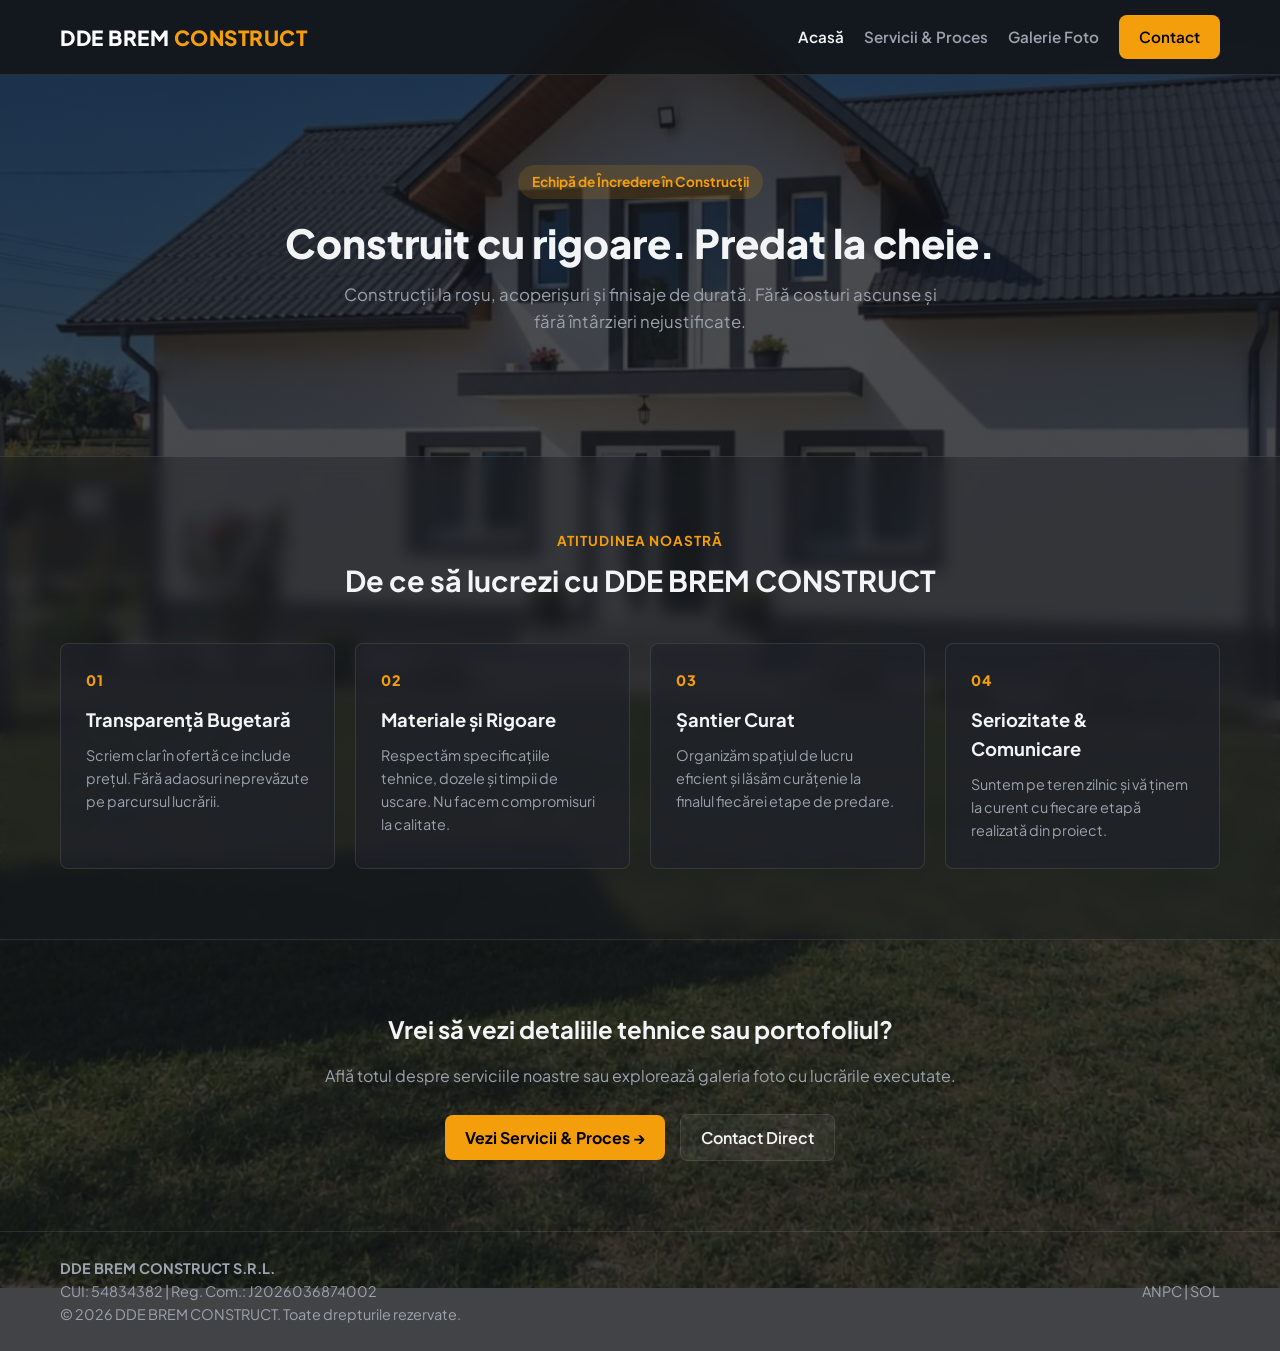
<file: index.html>
<!DOCTYPE html>
<html lang="ro">
<head>
  <meta charset="UTF-8">
  <link rel="icon" type="image/png" href="imagini/favicon.png">
  <meta name="viewport" content="width=device-width, initial-scale=1.0">
  <title>DDE BREM CONSTRUCT | Pagina Principală</title>
  <link rel="stylesheet" href="style.css">
  <link rel="preconnect" href="https://fonts.googleapis.com">
  <link href="https://fonts.googleapis.com/css2?family=Plus+Jakarta+Sans:wght@400;600;700;800&display=swap" rel="stylesheet">
</head>
  <!-- Google tag (gtag.js) -->
<script async src="https://www.googletagmanager.com/gtag/js?id=G-HWLS26YT1C"></script>
<script>
  window.dataLayer = window.dataLayer || [];
  function gtag(){dataLayer.push(arguments);}
  gtag('js', new Date());

  gtag('config', 'G-HWLS26YT1C');
</script>

<body class="page-index">

  <!-- MENU -->
  <header class="navbar">
  <div class="container nav-container">
    <a href="index.html" class="logo">DDE BREM <span>CONSTRUCT</span></a>

    <button class="hamburger-btn" aria-label="Deschide Meniu" id="hamburgerBtn">
      <span class="bar"></span>
      <span class="bar"></span>
      <span class="bar"></span>
    </button>

    <nav class="nav-links" id="navMenu">
      <a href="index.html" class="active">Acasă</a>
      <a href="servicii.html">Servicii & Proces</a>
      <a href="galerie.html">Galerie Foto</a>
      <a href="contact.html" class="btn-primary">Contact</a>
    </nav>
  </div>
</header>
  <!-- HERO BANNER -->
  <section class="hero hero-bg">
    <div class="container hero-content-box">
      <span class="badge">Echipă de Încredere în Construcții</span>
      <h1>Construit cu rigoare. Predat la cheie.</h1>
      <p>Construcții la roșu, acoperișuri și finisaje de durată. Fără costuri ascunse și fără întârzieri nejustificate.</p>
    </div>
  </section>

  <!-- DE CE SĂ NE ALEGI (Exclusiv pentru Index) -->
  <section class="section bg-card-sec">
    <div class="container">
      <div class="section-header">
        <span class="sub-title">Atitudinea Noastră</span>
        <h2>De ce să lucrezi cu DDE BREM CONSTRUCT</h2>
      </div>

      <div class="process-grid-4">
        <div class="process-step">
          <div class="step-badge">01</div>
          <h3>Transparență Bugetară</h3>
          <p>Scriem clar în ofertă ce include prețul. Fără adaosuri neprevăzute pe parcursul lucrării.</p>
        </div>

        <div class="process-step">
          <div class="step-badge">02</div>
          <h3>Materiale și Rigoare</h3>
          <p>Respectăm specificațiile tehnice, dozele și timpii de uscare. Nu facem compromisuri la calitate.</p>
        </div>

        <div class="process-step">
          <div class="step-badge">03</div>
          <h3>Șantier Curat</h3>
          <p>Organizăm spațiul de lucru eficient și lăsăm curățenie la finalul fiecărei etape de predare.</p>
        </div>

        <div class="process-step">
          <div class="step-badge">04</div>
          <h3>Seriozitate & Comunicare</h3>
          <p>Suntem pe teren zilnic și vă ținem la curent cu fiecare etapă realizată din proiect.</p>
        </div>
      </div>
    </div>
  </section>

  <!-- CTA INDEX -->
  <section class="section cta-bg">
    <div class="container text-center" style="text-align: center;">
      <h2>Vrei să vezi detaliile tehnice sau portofoliul?</h2>
      <p style="color: var(--text-muted); margin: 15px 0 25px;">Află totul despre serviciile noastre sau explorează galeria foto cu lucrările executate.</p>
      <div class="hero-btns">
        <a href="servicii.html" class="btn-primary">Vezi Servicii & Proces →</a>
        <a href="contact.html" class="btn-secondary">Contact Direct</a>
      </div>
    </div>
  </section>

  <!-- FOOTER -->
  <footer>
    <div class="container footer-content">
        <div class="footer-info">
            <p><strong>DDE BREM CONSTRUCT S.R.L.</strong></p>
            <p>CUI: <span>54834382</span> | Reg. Com.: <span>J2026036874002</span></p>
            <p>© 2026 DDE BREM CONSTRUCT. Toate drepturile rezervate.</p>
        </div>
        <div class="footer-anpc">
            <a href="https://anpc.ro/" target="_blank" rel="nofollow">ANPC</a> |
            <a href="https://ec.europa.eu/consumers/odr" target="_blank" rel="nofollow">SOL</a>
        </div>
    </div>
</footer>

<!-- SCRIPT MOBIL HAMBURGER -->
  <script>
    const hamburgerBtn = document.getElementById('hamburgerBtn');
    const navMenu = document.getElementById('navMenu');

    if (hamburgerBtn && navMenu) {
      hamburgerBtn.addEventListener('click', () => {
        hamburgerBtn.classList.toggle('active');
        navMenu.classList.toggle('active');
      });

      // Închide meniul la click pe orice link
      document.querySelectorAll('.nav-links a').forEach(link => {
        link.addEventListener('click', () => {
          hamburgerBtn.classList.remove('active');
          navMenu.classList.remove('active');
        });
      });
    }
  </script>
</body>
</html>
</file>
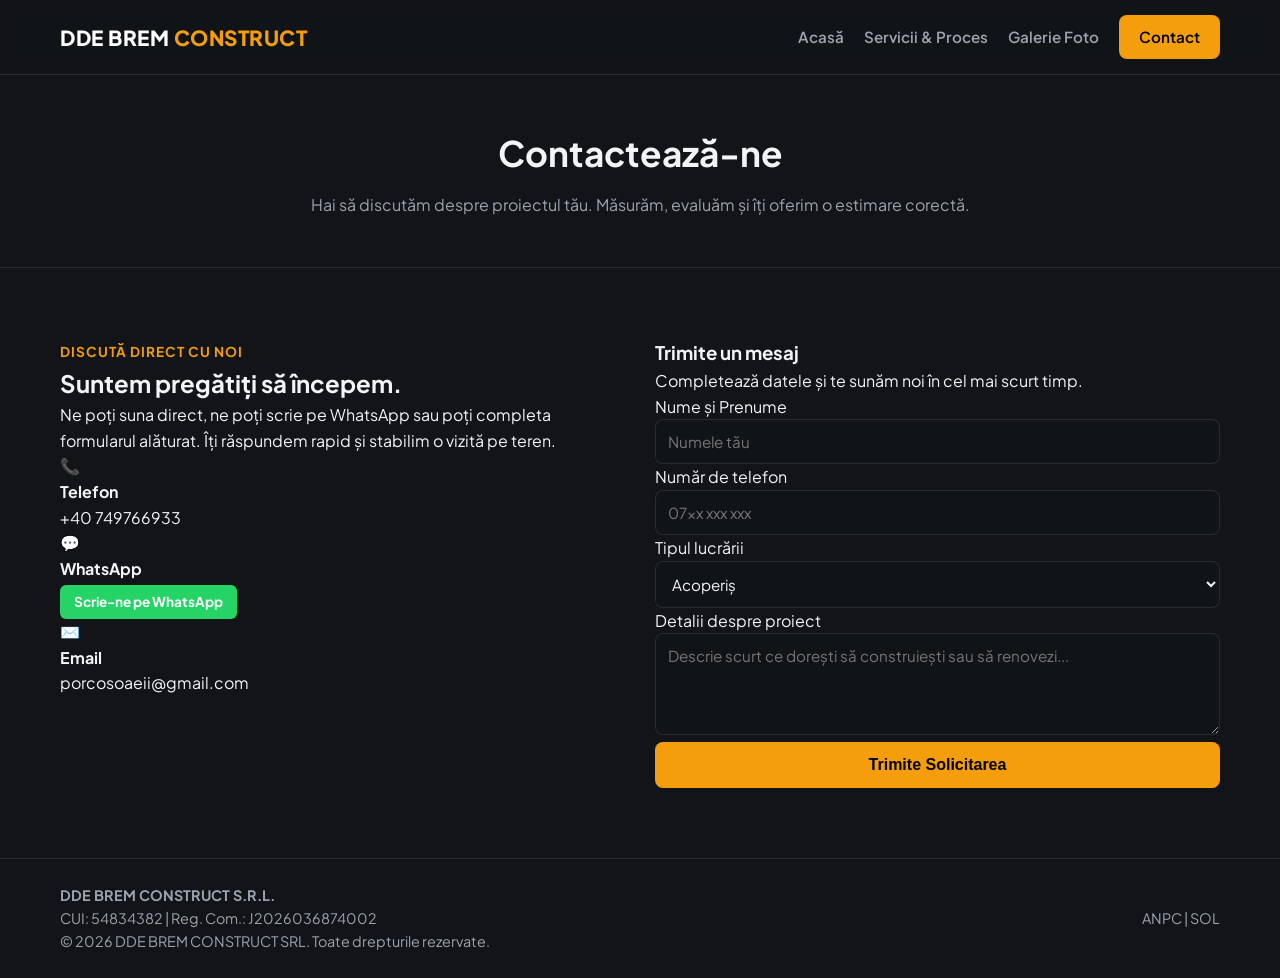
<file: contact.html>
<!DOCTYPE html>
<html lang="ro">
<head>
  <meta charset="UTF-8">
  <link rel="icon" type="image/png" href="imagini/favicon.png">
  <meta name="viewport" content="width=device-width, initial-scale=1.0">
  <title>Contact | DDE BREM CONSTRUCT</title>
  <link rel="stylesheet" href="style.css">
  <link rel="preconnect" href="https://fonts.googleapis.com">
  <link href="https://fonts.googleapis.com/css2?family=Plus+Jakarta+Sans:wght@400;600;700;800&display=swap" rel="stylesheet">
</head>
  <!-- Google tag (gtag.js) -->
<script async src="https://www.googletagmanager.com/gtag/js?id=G-HWLS26YT1C"></script>
<script>
  window.dataLayer = window.dataLayer || [];
  function gtag(){dataLayer.push(arguments);}
  gtag('js', new Date());

  gtag('config', 'G-HWLS26YT1C');
</script>

<body>

  <!-- MENIU -->
  <header class="navbar">
  <div class="container nav-container">
    <a href="index.html" class="logo">DDE BREM <span>CONSTRUCT</span></a>

    <button class="hamburger-btn" aria-label="Deschide Meniu" id="hamburgerBtn">
      <span class="bar"></span>
      <span class="bar"></span>
      <span class="bar"></span>
    </button>

    <nav class="nav-links" id="navMenu">
      <a href="index.html">Acasă</a>
      <a href="servicii.html">Servicii & Proces</a>
      <a href="galerie.html">Galerie Foto</a>
      <a href="contact.html" class="btn-primary active-btn">Contact</a>
    </nav>
  </div>
</header>

  <section class="page-header">
    <div class="container">
      <h1>Contactează-ne</h1>
      <p>Hai să discutăm despre proiectul tău. Măsurăm, evaluăm și îți oferim o estimare corectă.</p>
    </div>
  </section>

  <section class="section">
    <div class="container grid-2">

      <!-- INFORMAȚII CONTACT -->
      <div class="contact-info-box">
        <span class="sub-title">Discută direct cu noi</span>
        <h2>Suntem pregătiți să începem.</h2>
        <p>Ne poți suna direct, ne poți scrie pe WhatsApp sau poți completa formularul alăturat. Îți răspundem rapid și stabilim o vizită pe teren.</p>

        <div class="contact-details">

          <div class="contact-card">
            <span class="contact-icon">📞</span>
            <div>
              <h4>Telefon</h4>
              <p><a href="tel:0749766933">+40 749766933</a></p>
            </div>
          </div>

          <div class="contact-card">
            <span class="contact-icon">💬</span>
            <div>
              <h4>WhatsApp</h4>
              <p><a href="https://wa.me/40749766933" target="_blank" class="btn-whatsapp">Scrie-ne pe WhatsApp</a></p>
            </div>
          </div>

          <div class="contact-card">
            <span class="contact-icon">✉️</span>
            <div>
              <h4>Email</h4>
              <p><a href="mailto:porcosoaeii@gmail.com">porcosoaeii@gmail.com</a></p>
            </div>
          </div>

        </div>
      </div>

      <!-- FORMULAR CONTACT -->
      <div class="contact-form-box">
        <h3>Trimite un mesaj</h3>
        <p class="form-desc">Completează datele și te sunăm noi în cel mai scurt timp.</p>

        <form action="https://formspree.io/f/mbgjblok" method="POST">
          <div class="form-group">
            <label for="nume">Nume și Prenume</label>
            <input type="text" id="nume" name="nume" placeholder="Numele tău" required>
          </div>

          <div class="form-group">
            <label for="telefon">Număr de telefon</label>
            <input type="tel" id="telefon" name="telefon" placeholder="07xx xxx xxx" required>
          </div>

          <div class="form-group">
            <label for="tip-lucrare">Tipul lucrării</label>
            <select id="tip-lucrare" name="tip-lucrare" class="form-select">
              <option value="acoperis">Acoperiș</option>
              <option value="structura-lemn">Structură din lemn</option>
              <option value="constructie-rosu">Construcție la roșu / Zidărie</option>
              <option value="finisaje">Finisaje / Amenajări</option>
              <option value="alta">Alt tip de lucrare</option>
            </select>
          </div>

          <div class="form-group">
            <label for="mesaj">Detalii despre proiect</label>
            <textarea id="mesaj" name="mesaj" rows="4" placeholder="Descrie scurt ce dorești să construiești sau să renovezi..."></textarea>
          </div>

          <button type="submit" class="btn-primary btn-full">Trimite Solicitarea</button>
        </form>
      </div>

    </div>
  </section>

<footer>
    <div class="container footer-content">
        <div class="footer-info">
            <p><strong>DDE BREM CONSTRUCT S.R.L.</strong></p>
            <p>CUI: <span>54834382</span> | Reg. Com.: <span>J2026036874002</span></p>
            <p>© 2026 DDE BREM CONSTRUCT SRL. Toate drepturile rezervate.</p>
        </div>
        <div class="footer-anpc">
            <a href="https://anpc.ro/" target="_blank" rel="nofollow">ANPC</a> |
            <a href="https://ec.europa.eu/consumers/odr" target="_blank" rel="nofollow">SOL</a>
        </div>
    </div>
</footer>

<!-- SCRIPT MOBIL HAMBURGER -->
  <script>
    const hamburgerBtn = document.getElementById('hamburgerBtn');
    const navMenu = document.getElementById('navMenu');

    if (hamburgerBtn && navMenu) {
      hamburgerBtn.addEventListener('click', () => {
        hamburgerBtn.classList.toggle('active');
        navMenu.classList.toggle('active');
      });

      // Închide meniul la click pe orice link
      document.querySelectorAll('.nav-links a').forEach(link => {
        link.addEventListener('click', () => {
          hamburgerBtn.classList.remove('active');
          navMenu.classList.remove('active');
        });
      });
    }
  </script>
</body>
</html>
</file>
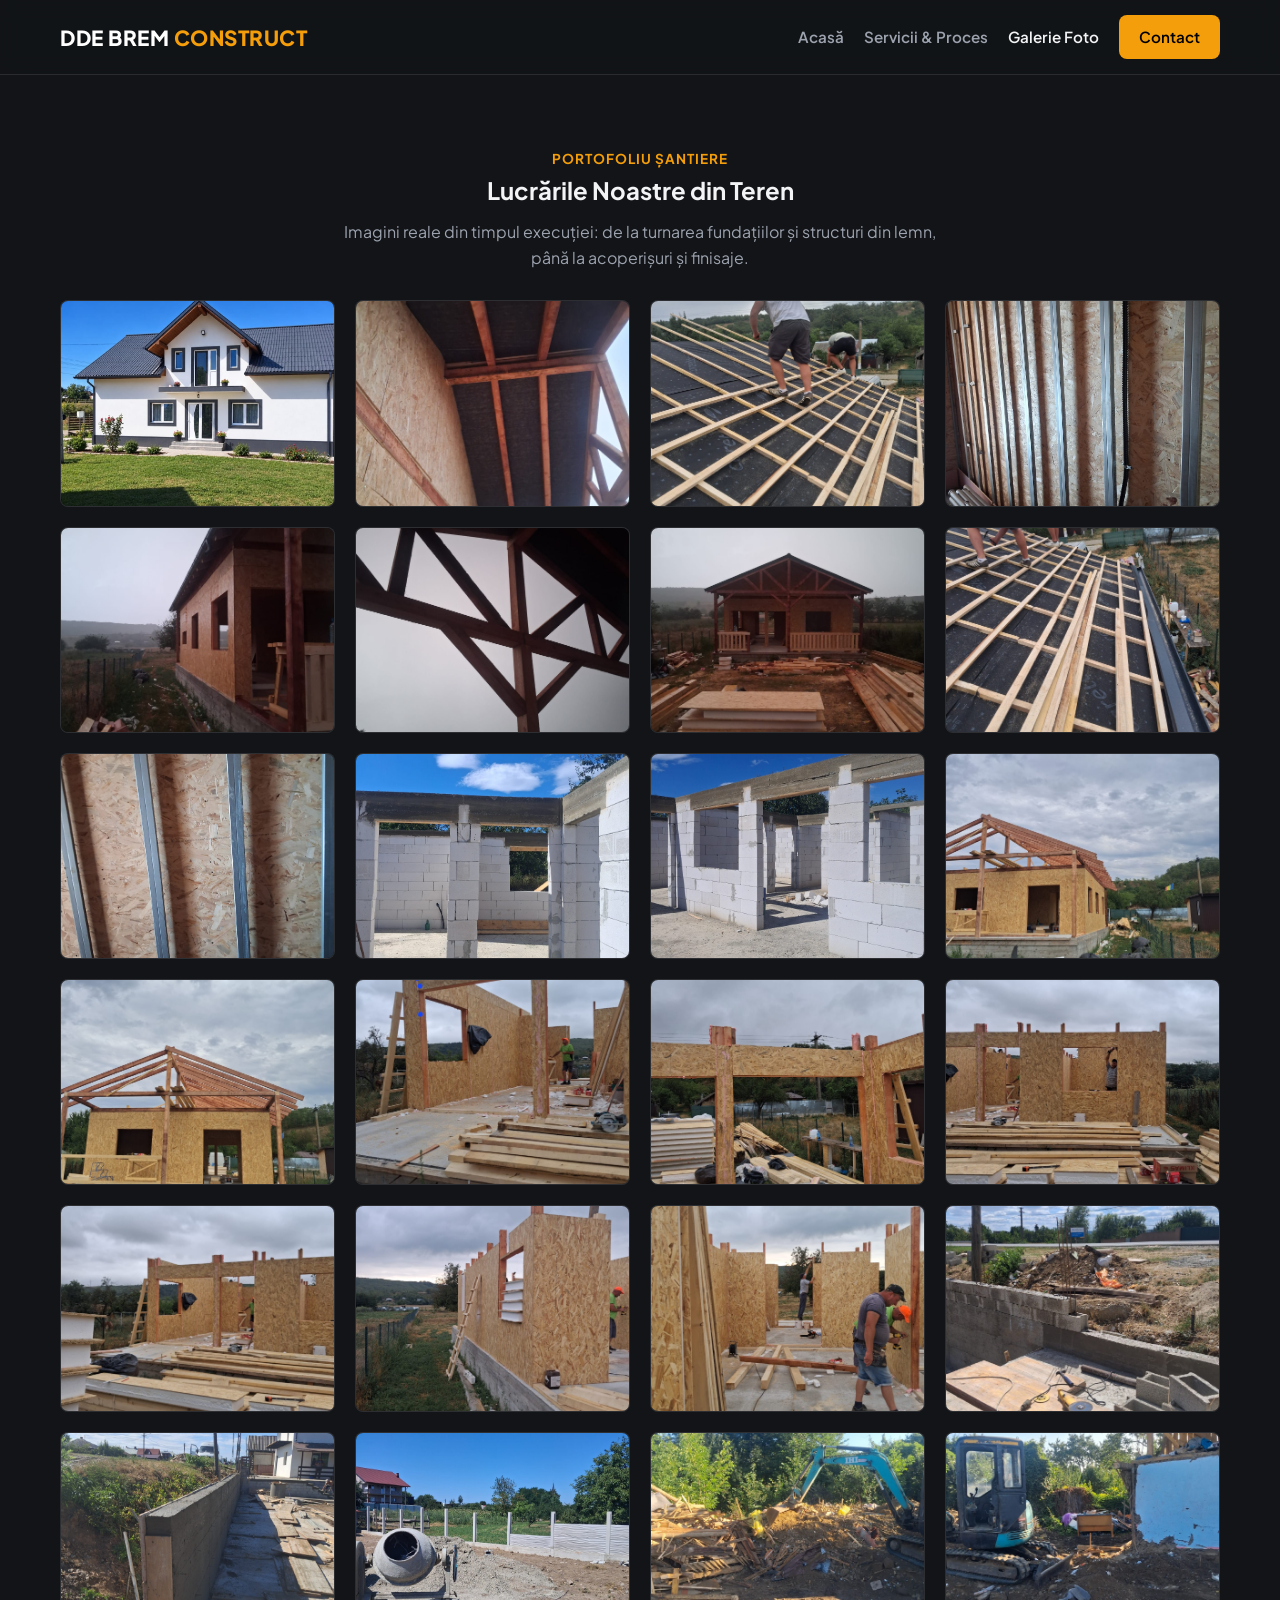
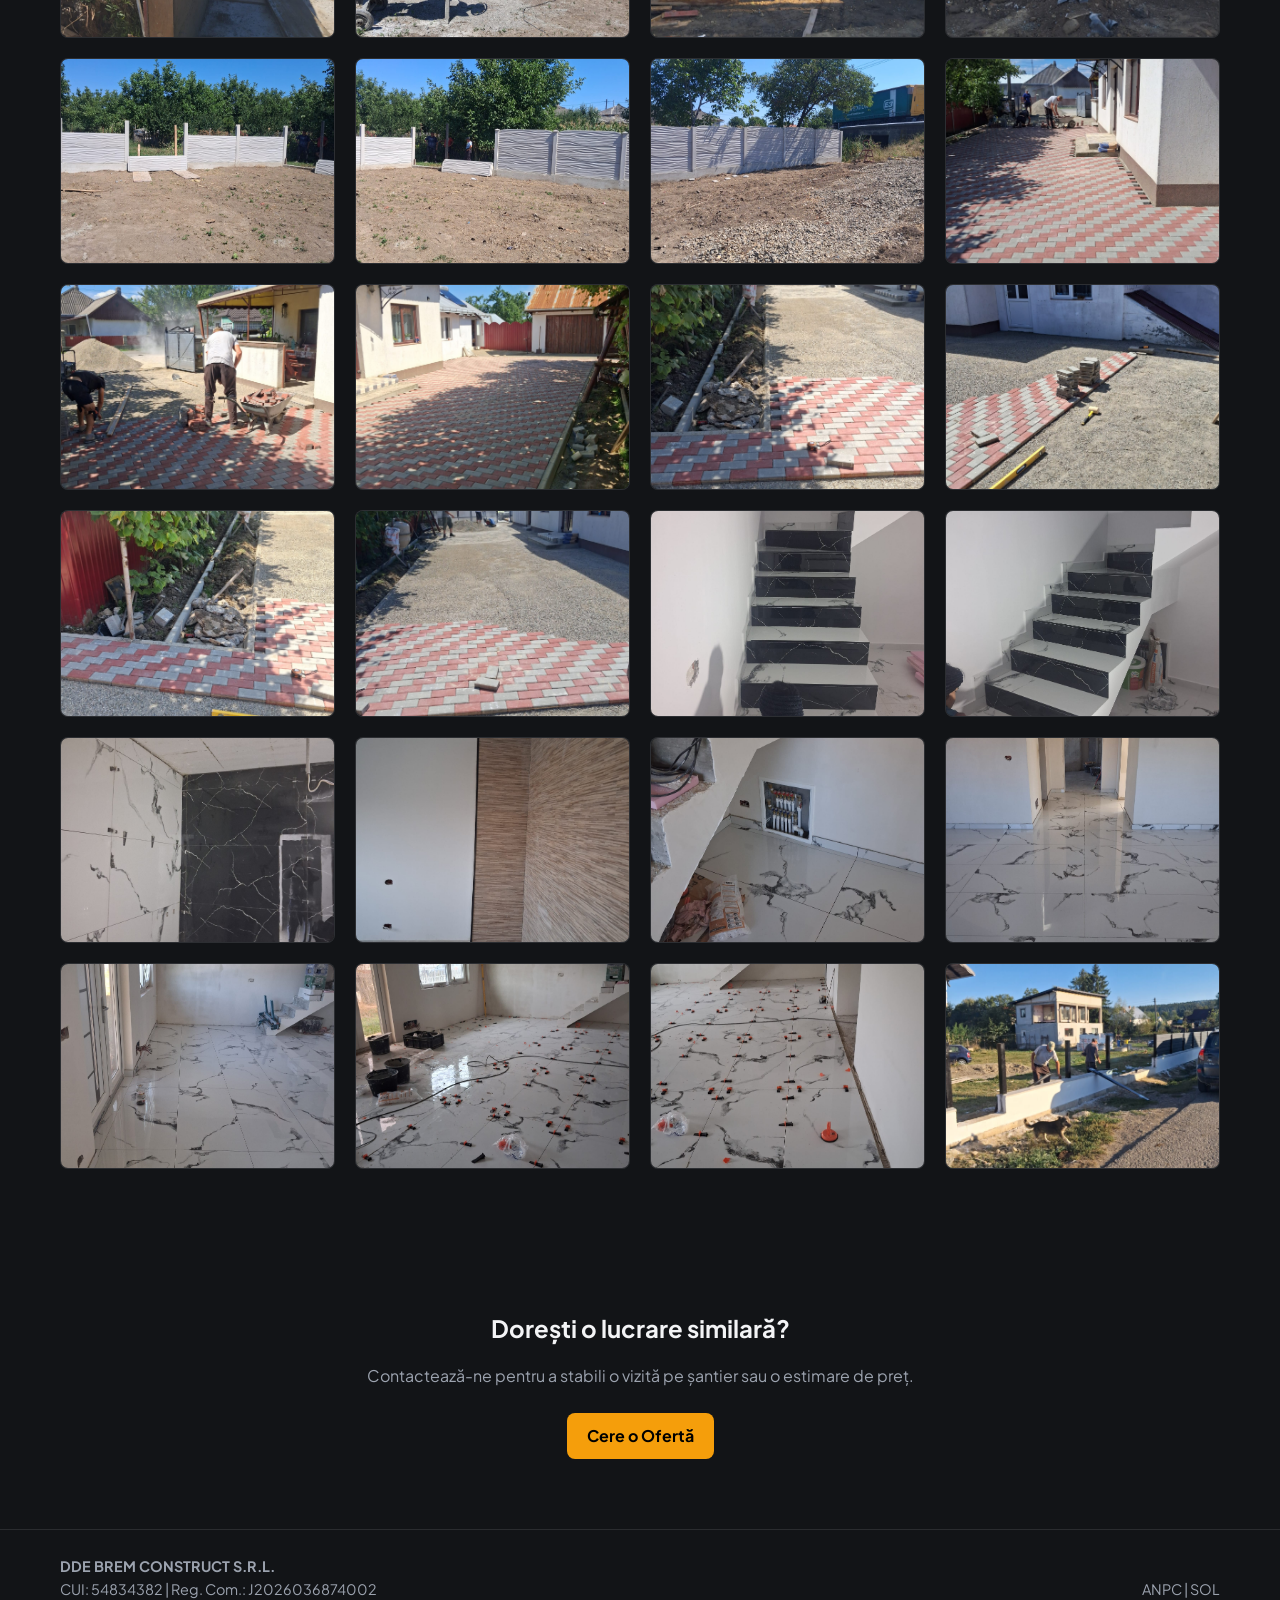
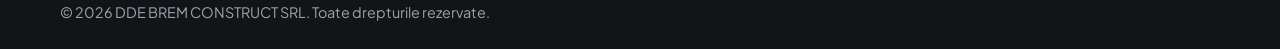
<file: galerie.html>
<!DOCTYPE html>
<html lang="ro">
<head>
  <meta charset="UTF-8">
  <link rel="icon" type="image/png" href="imagini/favicon.png">
  <meta name="viewport" content="width=device-width, initial-scale=1.0">
  <title>Galerie Foto | DDE BREM CONSTRUCT</title>
  <link rel="stylesheet" href="style.css">
  <link rel="preconnect" href="https://fonts.googleapis.com">
  <link href="https://fonts.googleapis.com/css2?family=Plus+Jakarta+Sans:wght@400;600;700;800&display=swap" rel="stylesheet">
</head>
  <!-- Google tag (gtag.js) -->
<script async src="https://www.googletagmanager.com/gtag/js?id=G-HWLS26YT1C"></script>
<script>
  window.dataLayer = window.dataLayer || [];
  function gtag(){dataLayer.push(arguments);}
  gtag('js', new Date());

  gtag('config', 'G-HWLS26YT1C');
</script>

<body>

  <!-- MENIU -->
  <header class="navbar">
  <div class="container nav-container">
    <a href="index.html" class="logo">DDE BREM <span>CONSTRUCT</span></a>

    <button class="hamburger-btn" aria-label="Deschide Meniu" id="hamburgerBtn">
      <span class="bar"></span>
      <span class="bar"></span>
      <span class="bar"></span>
    </button>

    <nav class="nav-links" id="navMenu">
      <a href="index.html">Acasă</a>
      <a href="servicii.html">Servicii & Proces</a>
      <a href="galerie.html" class="active">Galerie Foto</a>
      <a href="contact.html" class="btn-primary">Contact</a>
    </nav>
  </div>
</header>

  <!-- HEADER PAGINĂ -->
  <section class="section text-center" style="text-align: center; padding-bottom: 30px;">
    <div class="container">
      <span class="sub-title">Portofoliu Șantiere</span>
      <h2>Lucrările Noastre din Teren</h2>
      <p style="color: var(--text-muted); max-width: 600px; margin: 10px auto 0;">
        Imagini reale din timpul execuției: de la turnarea fundațiilor și structuri din lemn, până la acoperișuri și finisaje.
      </p>
    </div>
  </section>

  <!-- REȚEA FOTO (TOATE CELE 34 IMAGINI) -->
  <section class="section" style="padding-top: 0;">
    <div class="container">
      <div class="gallery-grid">
        <div class="gallery-item"><img src="imagini/poza1.jpeg" alt="Lucrare DDE BREM CONSTRUCT 1" loading="lazy"></div>
        <div class="gallery-item"><img src="imagini/poza2.jpeg" alt="Lucrare DDE BREM CONSTRUCT 2" loading="lazy"></div>
        <div class="gallery-item"><img src="imagini/poza3.jpeg" alt="Lucrare DDE BREM CONSTRUCT 3" loading="lazy"></div>
        <div class="gallery-item"><img src="imagini/poza4.jpeg" alt="Lucrare DDE BREM CONSTRUCT 4" loading="lazy"></div>
        <div class="gallery-item"><img src="imagini/poza5.jpeg" alt="Lucrare DDE BREM CONSTRUCT 5" loading="lazy"></div>
        <div class="gallery-item"><img src="imagini/poza6.jpeg" alt="Lucrare DDE BREM CONSTRUCT 6" loading="lazy"></div>
        <div class="gallery-item"><img src="imagini/poza7.jpeg" alt="Lucrare DDE BREM CONSTRUCT 7" loading="lazy"></div>
        <div class="gallery-item"><img src="imagini/poza8.jpeg" alt="Lucrare DDE BREM CONSTRUCT 8" loading="lazy"></div>
        <div class="gallery-item"><img src="imagini/poza9.jpeg" alt="Lucrare DDE BREM CONSTRUCT 9" loading="lazy"></div>
        <div class="gallery-item"><img src="imagini/poza10.jpeg" alt="Lucrare DDE BREM CONSTRUCT 10" loading="lazy"></div>
        <div class="gallery-item"><img src="imagini/poza11.jpeg" alt="Lucrare DDE BREM CONSTRUCT 11" loading="lazy"></div>
        <div class="gallery-item"><img src="imagini/poza12.jpeg" alt="Lucrare DDE BREM CONSTRUCT 12" loading="lazy"></div>
        <div class="gallery-item"><img src="imagini/poza13.jpeg" alt="Lucrare DDE BREM CONSTRUCT 13" loading="lazy"></div>
        <div class="gallery-item"><img src="imagini/poza14.jpeg" alt="Lucrare DDE BREM CONSTRUCT 14" loading="lazy"></div>
        <div class="gallery-item"><img src="imagini/poza15.jpeg" alt="Lucrare DDE BREM CONSTRUCT 15" loading="lazy"></div>
        <div class="gallery-item"><img src="imagini/poza16.jpeg" alt="Lucrare DDE BREM CONSTRUCT 16" loading="lazy"></div>
        <div class="gallery-item"><img src="imagini/poza17.jpeg" alt="Lucrare DDE BREM CONSTRUCT 17" loading="lazy"></div>
        <div class="gallery-item"><img src="imagini/poza18.jpeg" alt="Lucrare DDE BREM CONSTRUCT 18" loading="lazy"></div>
        <div class="gallery-item"><img src="imagini/poza19.jpeg" alt="Lucrare DDE BREM CONSTRUCT 19" loading="lazy"></div>
        <div class="gallery-item"><img src="imagini/poza20.jpeg" alt="Lucrare DDE BREM CONSTRUCT 20" loading="lazy"></div>
        <div class="gallery-item"><img src="imagini/poza21.jpeg" alt="Lucrare DDE BREM CONSTRUCT 21" loading="lazy"></div>
        <div class="gallery-item"><img src="imagini/poza22.jpeg" alt="Lucrare DDE BREM CONSTRUCT 22" loading="lazy"></div>
        <div class="gallery-item"><img src="imagini/poza23.jpeg" alt="Lucrare DDE BREM CONSTRUCT 23" loading="lazy"></div>
        <div class="gallery-item"><img src="imagini/poza24.jpeg" alt="Lucrare DDE BREM CONSTRUCT 24" loading="lazy"></div>
        <div class="gallery-item"><img src="imagini/poza25.jpeg" alt="Lucrare DDE BREM CONSTRUCT 25" loading="lazy"></div>
        <div class="gallery-item"><img src="imagini/poza26.jpeg" alt="Lucrare DDE BREM CONSTRUCT 26" loading="lazy"></div>
        <div class="gallery-item"><img src="imagini/poza27.jpeg" alt="Lucrare DDE BREM CONSTRUCT 27" loading="lazy"></div>
        <div class="gallery-item"><img src="imagini/poza28.jpeg" alt="Lucrare DDE BREM CONSTRUCT 28" loading="lazy"></div>
        <div class="gallery-item"><img src="imagini/poza29.jpeg" alt="Lucrare DDE BREM CONSTRUCT 29" loading="lazy"></div>
        <div class="gallery-item"><img src="imagini/poza30.jpeg" alt="Lucrare DDE BREM CONSTRUCT 30" loading="lazy"></div>
        <div class="gallery-item"><img src="imagini/poza31.jpeg" alt="Lucrare DDE BREM CONSTRUCT 31" loading="lazy"></div>
        <div class="gallery-item"><img src="imagini/poza32.jpeg" alt="Lucrare DDE BREM CONSTRUCT 32" loading="lazy"></div>
        <div class="gallery-item"><img src="imagini/poza33.jpeg" alt="Lucrare DDE BREM CONSTRUCT 33" loading="lazy"></div>
        <div class="gallery-item"><img src="imagini/poza34.jpeg" alt="Lucrare DDE BREM CONSTRUCT 34" loading="lazy"></div>
        <div class="gallery-item"><img src="imagini/poza35.jpeg" alt="Lucrare DDE BREM CONSTRUCT 35" loading="lazy"></div>
        <div class="gallery-item"><img src="imagini/poza36.jpeg" alt="Lucrare DDE BREM CONSTRUCT 36" loading="lazy"></div>
        <div class="gallery-item"><img src="imagini/poza37.jpeg" alt="Lucrare DDE BREM CONSTRUCT 37" loading="lazy"></div>
        <div class="gallery-item"><img src="imagini/poza38.jpeg" alt="Lucrare DDE BREM CONSTRUCT 38" loading="lazy"></div>
        <div class="gallery-item"><img src="imagini/poza39.jpeg" alt="Lucrare DDE BREM CONSTRUCT 39" loading="lazy"></div>
        <div class="gallery-item"><img src="imagini/poza40.jpeg" alt="Lucrare DDE BREM CONSTRUCT 40" loading="lazy"></div>
        <div class="gallery-item"><img src="imagini/poza41.jpeg" alt="Lucrare DDE BREM CONSTRUCT 41" loading="lazy"></div>
        <div class="gallery-item"><img src="imagini/poza42.jpeg" alt="Lucrare DDE BREM CONSTRUCT 42" loading="lazy"></div>
        <div class="gallery-item"><img src="imagini/poza43.jpeg" alt="Lucrare DDE BREM CONSTRUCT 43" loading="lazy"></div>
        <div class="gallery-item"><img src="imagini/poza44.jpeg" alt="Lucrare DDE BREM CONSTRUCT 44" loading="lazy"></div>
      </div>
    </div>
  </section>

  <!-- CTA FOOTER -->
  <section class="section cta-bg">
    <div class="container text-center" style="text-align: center;">
      <h2>Dorești o lucrare similară?</h2>
      <p style="color: var(--text-muted); margin: 15px 0 25px;">Contactează-ne pentru a stabili o vizită pe șantier sau o estimare de preț.</p>
      <a href="contact.html" class="btn-primary">Cere o Ofertă</a>
    </div>
  </section>

  <!-- FOOTER -->
  <footer>
    <div class="container footer-content">
        <div class="footer-info">
            <p><strong>DDE BREM CONSTRUCT S.R.L.</strong></p>
            <p>CUI: <span>54834382</span> | Reg. Com.: <span>J2026036874002</span></p>
            <p>© 2026 DDE BREM CONSTRUCT SRL. Toate drepturile rezervate.</p>
        </div>
        <div class="footer-anpc">
            <a href="https://anpc.ro/" target="_blank" rel="nofollow">ANPC</a> |
            <a href="https://ec.europa.eu/consumers/odr" target="_blank" rel="nofollow">SOL</a>
        </div>
    </div>
</footer>

<!-- SCRIPT MOBIL HAMBURGER -->
  <script>
    const hamburgerBtn = document.getElementById('hamburgerBtn');
    const navMenu = document.getElementById('navMenu');

    if (hamburgerBtn && navMenu) {
      hamburgerBtn.addEventListener('click', () => {
        hamburgerBtn.classList.toggle('active');
        navMenu.classList.toggle('active');
      });

      // Închide meniul la click pe orice link
      document.querySelectorAll('.nav-links a').forEach(link => {
        link.addEventListener('click', () => {
          hamburgerBtn.classList.remove('active');
          navMenu.classList.remove('active');
        });
      });
    }
  </script>
</body>
</html>
</file>
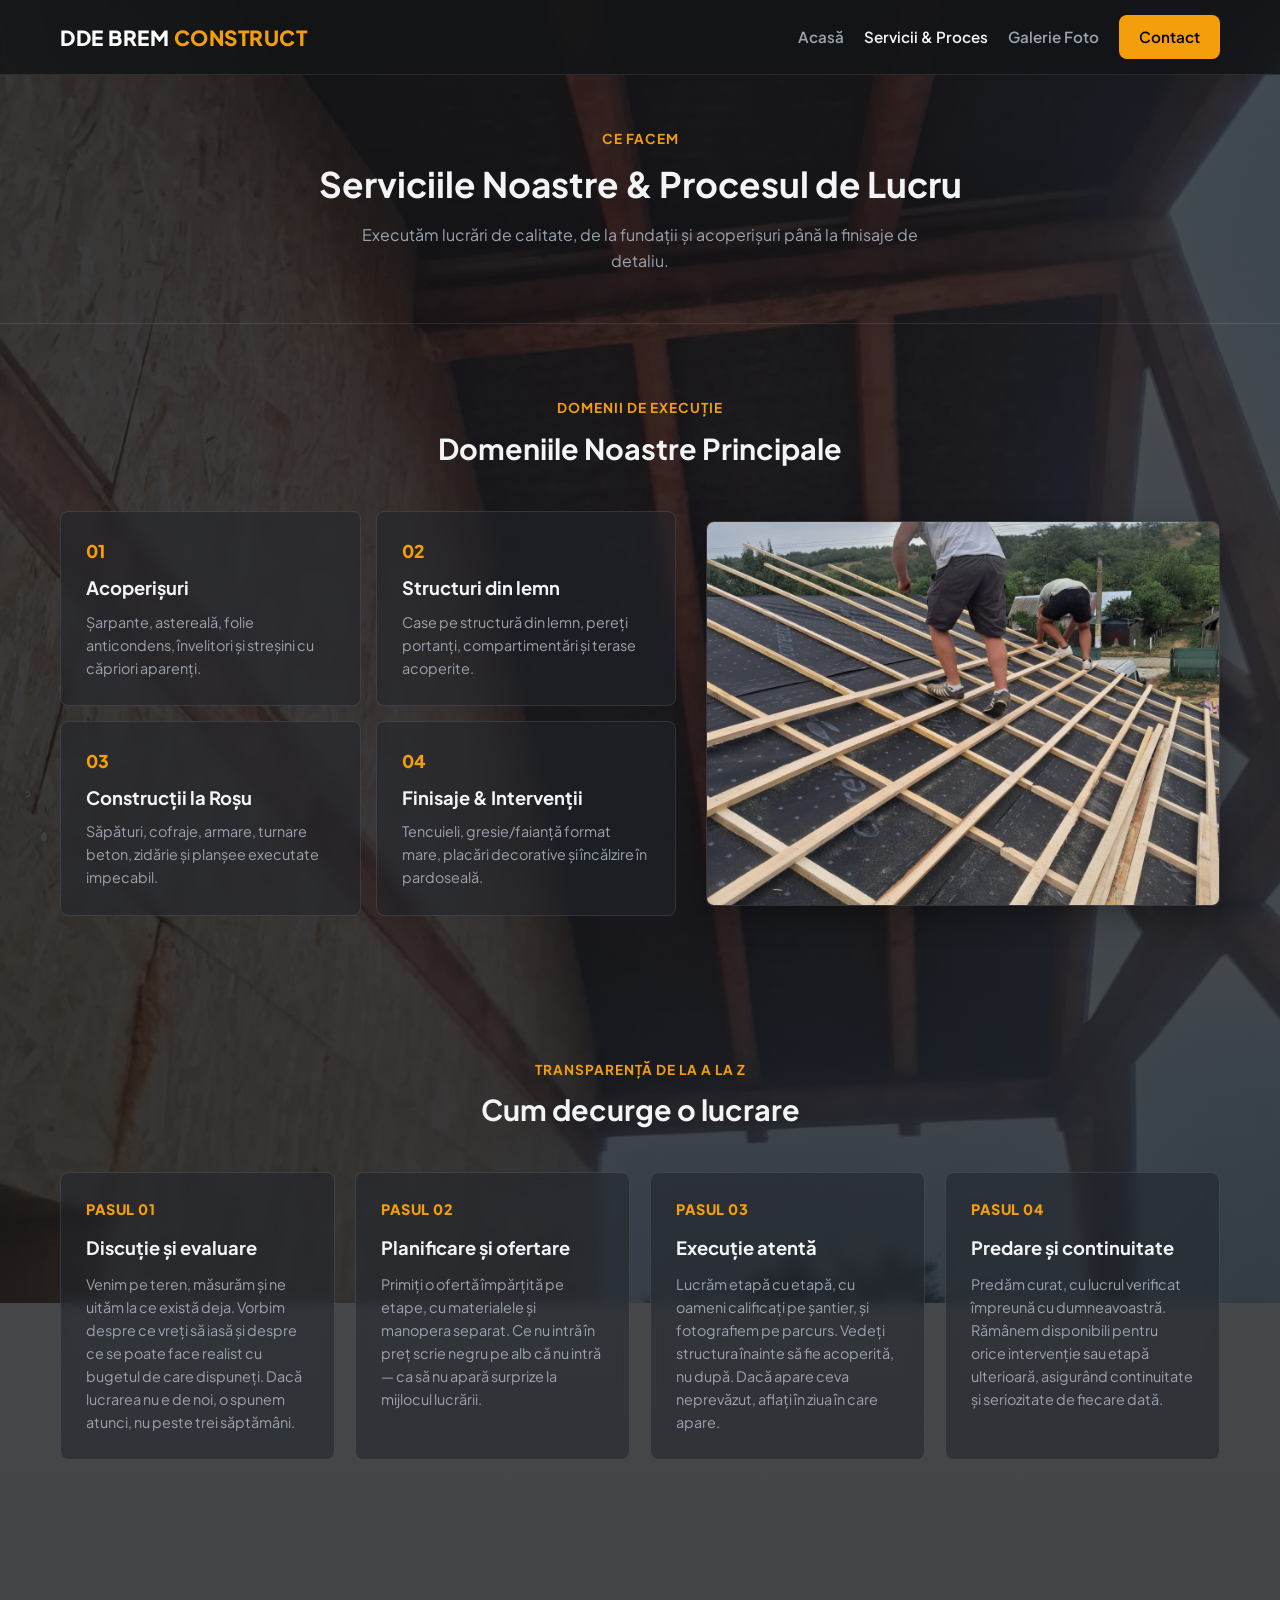
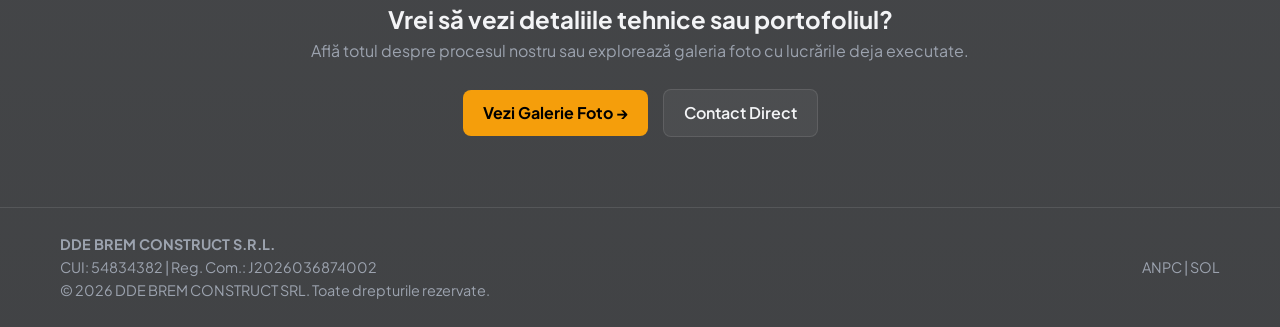
<file: servicii.html>
<!DOCTYPE html>
<html lang="ro">
<head>
  <meta charset="UTF-8">
  <link rel="icon" type="image/png" href="imagini/favicon.png">
  <meta name="viewport" content="width=device-width, initial-scale=1.0">
  <title>DDE BREM CONSTRUCT | Servicii & Proces</title>
  <link rel="stylesheet" href="style.css">
  <link rel="preconnect" href="https://fonts.googleapis.com">
  <link href="https://fonts.googleapis.com/css2?family=Plus+Jakarta+Sans:wght@400;600;700;800&display=swap" rel="stylesheet">
</head>
  <!-- Google tag (gtag.js) -->
<script async src="https://www.googletagmanager.com/gtag/js?id=G-HWLS26YT1C"></script>
<script>
  window.dataLayer = window.dataLayer || [];
  function gtag(){dataLayer.push(arguments);}
  gtag('js', new Date());

  gtag('config', 'G-HWLS26YT1C');
</script>

<body class="page-servicii">

  <!-- MENIU -->
  <header class="navbar">
  <div class="container nav-container">
    <a href="index.html" class="logo">DDE BREM <span>CONSTRUCT</span></a>

    <button class="hamburger-btn" aria-label="Deschide Meniu" id="hamburgerBtn">
      <span class="bar"></span>
      <span class="bar"></span>
      <span class="bar"></span>
    </button>

    <nav class="nav-links" id="navMenu">
      <a href="index.html">Acasă</a>
      <a href="servicii.html" class="active">Servicii & Proces</a>
      <a href="galerie.html">Galerie Foto</a>
      <a href="contact.html" class="btn-primary">Contact</a>
    </nav>
  </div>
</header>

  <!-- HEADER PAGINĂ -->
  <section class="page-header">
    <div class="container text-center" style="text-align: center;">
      <span class="sub-title">Ce Facem</span>
      <h1 style="font-size: 2.2rem; margin-top: 5px;">Serviciile Noastre & Procesul de Lucru</h1>
      <p style="color: var(--text-muted); max-width: 600px; margin: 10px auto 0;">Executăm lucrări de calitate, de la fundații și acoperișuri până la finisaje de detaliu.</p>
    </div>
  </section>

  <!-- CELE 4 SERVICII -->
<section class="section">
  <div class="container">
    <div class="section-header">
      <span class="sub-title">Domenii de Execuție</span>
      <h2>Domeniile Noastre Principale</h2>
    </div>

    <!-- Container principal pe 2 coloane adaptat cu stilul corect -->
    <div class="services-split-grid">

      <!-- Stânga: Cele 4 carduri -->
      <div class="services-cards-col">
        <div class="service-card">
          <span class="service-num">01</span>
          <h3>Acoperișuri</h3>
          <p>Șarpante, astereală, folie anticondens, învelitori și streșini cu căpriori aparenți.</p>
        </div>

        <div class="service-card">
          <span class="service-num">02</span>
          <h3>Structuri din lemn</h3>
          <p>Case pe structură din lemn, pereți portanți, compartimentări și terase acoperite.</p>
        </div>

        <div class="service-card">
          <span class="service-num">03</span>
          <h3>Construcții la Roșu</h3>
          <p>Săpături, cofraje, armare, turnare beton, zidărie și planșee executate impecabil.</p>
        </div>

        <div class="service-card">
          <span class="service-num">04</span>
          <h3>Finisaje & Intervenții</h3>
          <p>Tencuieli, gresie/faianță format mare, placări decorative și încălzire în pardoseală.</p>
        </div>
      </div>

      <!-- Dreapta: Caseta cu imagine stil galerie -->
      <div class="services-image-col">
        <div class="sticky-image-wrapper">
          <img src="imagini/poza3.jpeg" alt="DDE Brem Construct - Domenii de Execuție">
        </div>
      </div>

    </div>
  </div>
</section>

  <!-- PROCESUL DE LUCRU (CUM DECURGE O LUCRARE) -->
  <section class="section">
    <div class="container">
      <div class="section-header">
        <span class="sub-title">Transparență de la A la Z</span>
        <h2>Cum decurge o lucrare</h2>
      </div>

      <div class="process-grid-4">
        <div class="process-step">
          <div class="step-badge">Pasul 01</div>
          <h3>Discuție și evaluare</h3>
          <p>Venim pe teren, măsurăm și ne uităm la ce există deja. Vorbim despre ce vreți să iasă și despre ce se poate face realist cu bugetul de care dispuneți. Dacă lucrarea nu e de noi, o spunem atunci, nu peste trei săptămâni.</p>
        </div>

        <div class="process-step">
          <div class="step-badge">Pasul 02</div>
          <h3>Planificare și ofertare</h3>
          <p>Primiți o ofertă împărțită pe etape, cu materialele și manopera separat. Ce nu intră în preț scrie negru pe alb că nu intră — ca să nu apară surprize la mijlocul lucrării.</p>
        </div>

        <div class="process-step">
          <div class="step-badge">Pasul 03</div>
          <h3>Execuție atentă</h3>
          <p>Lucrăm etapă cu etapă, cu oameni calificați pe șantier, și fotografiem pe parcurs. Vedeți structura înainte să fie acoperită, nu după. Dacă apare ceva neprevăzut, aflați în ziua în care apare.</p>
        </div>

        <div class="process-step">
          <div class="step-badge">Pasul 04</div>
          <h3>Predare și continuitate</h3>
          <p>Predăm curat, cu lucrul verificat împreună cu dumneavoastră. Rămânem disponibili pentru orice intervenție sau etapă ulterioară, asigurând continuitate și seriozitate de fiecare dată.</p>
        </div>
      </div>
    </div>
  </section>

  <!-- CTA SERVICII -->
  <section class="section cta-bg">
    <div class="container text-center">
        <h2>Vrei să vezi detaliile tehnice sau portofoliul?</h2>
        <p style="margin-bottom: 25px; color: var(--text-muted);">
            Află totul despre procesul nostru sau explorează galeria foto cu lucrările deja executate.
        </p>

        <div class="hero-btns">
            <a href="galerie.html" class="btn-primary">Vezi Galerie Foto →</a>
            <a href="contact.html" class="btn-secondary">Contact Direct</a>
        </div>
    </div>
</section>

  <!-- FOOTER -->
  <footer>
    <div class="container footer-content">
        <div class="footer-info">
            <p><strong>DDE BREM CONSTRUCT S.R.L.</strong></p>
            <p>CUI: <span>54834382</span> | Reg. Com.: <span>J2026036874002</span></p>
            <p>© 2026 DDE BREM CONSTRUCT SRL. Toate drepturile rezervate.</p>
        </div>
        <div class="footer-anpc">
            <a href="https://anpc.ro/" target="_blank" rel="nofollow">ANPC</a> |
            <a href="https://ec.europa.eu/consumers/odr" target="_blank" rel="nofollow">SOL</a>
        </div>
    </div>
</footer>

<!-- SCRIPT MOBIL HAMBURGER -->
  <script>
    const hamburgerBtn = document.getElementById('hamburgerBtn');
    const navMenu = document.getElementById('navMenu');

    if (hamburgerBtn && navMenu) {
      hamburgerBtn.addEventListener('click', () => {
        hamburgerBtn.classList.toggle('active');
        navMenu.classList.toggle('active');
      });

      // Închide meniul la click pe orice link
      document.querySelectorAll('.nav-links a').forEach(link => {
        link.addEventListener('click', () => {
          hamburgerBtn.classList.remove('active');
          navMenu.classList.remove('active');
        });
      });
    }
  </script>
</body>
</html>
</file>
<file: style.css>
/* RESET & VARIABILE GENERALI */
:root {
    --bg-color: #121417;
    --bg-card: rgba(26, 29, 33, 0.5);
    --bg-card-alt: rgba(34, 38, 44, 0.55);
    --primary: #f59e0b; /* Portocaliu construcții */
    --primary-hover: #d97706;
    --text-main: #f3f4f6;
    --text-muted: #9ca3af;
    --border-color: rgba(255, 255, 255, 0.1);
    --radius: 8px;
    --font-family: 'Plus Jakarta Sans', sans-serif;
}

* {
    margin: 0;
    padding: 0;
    box-sizing: border-box;
}

body {
    background-color: var(--bg-color);
    color: var(--text-main);
    font-family: var(--font-family);
    line-height: 1.6;
}

/* FUNDAL IMAGINE INDEX */
body.page-index {
    background: linear-gradient(rgba(18, 20, 23, 0.75), rgba(18, 20, 23, 0.8)),
    url('imagini/poza1.jpeg') center/cover no-repeat fixed;
}

/* FUNDAL IMAGINE SERVICII */
body.page-servicii {
    background: linear-gradient(rgba(18, 20, 23, 0.75), rgba(18, 20, 23, 0.8)),
    url('imagini/poza2.jpeg') center/cover no-repeat fixed;
}

a {
    text-decoration: none;
    color: inherit;
}

.container {
    max-width: 1200px;
    margin: 0 auto;
    padding: 0 20px;
}

.text-center {
    text-align: center;
}

/* NAVIGATION / MENIU NAVBAR */
.navbar {
    background-color: rgba(18, 20, 23, 0.85);
    backdrop-filter: blur(10px);
    -webkit-backdrop-filter: blur(10px);
    border-bottom: 1px solid var(--border-color);
    position: sticky;
    top: 0;
    z-index: 1000;
    padding: 15px 0;
}

.nav-container {
    display: flex;
    justify-content: space-between;
    align-items: center;
}

.logo {
    font-size: 1.3rem;
    font-weight: 800;
    color: #fff;
    letter-spacing: 0.5px;
    z-index: 1002;
}

.logo span {
    color: var(--primary);
}

.nav-links {
    display: flex;
    gap: 20px;
    align-items: center;
}

.nav-links a {
    font-size: 0.95rem;
    font-weight: 600;
    color: var(--text-muted);
    transition: color 0.2s ease;
}

.nav-links a:hover,
.nav-links a.active {
    color: var(--text-main);
}

/* HAMBURGER BUTTON (Ascuns pe Desktop) */
.hamburger-btn {
    display: none;
    flex-direction: column;
    justify-content: space-between;
    width: 28px;
    height: 20px;
    background: transparent;
    border: none;
    cursor: pointer;
    padding: 0;
    z-index: 1002;
}

.hamburger-btn .bar {
    width: 100%;
    height: 3px;
    background-color: #fff;
    border-radius: 3px;
    transition: all 0.3s ease-in-out;
}

/* BUTOANE & HOVER */
.btn-primary {
    background-color: var(--primary);
    color: #000 !important;
    font-weight: 700;
    padding: 10px 20px;
    border-radius: var(--radius);
    display: inline-block;
    transition: background-color 0.2s ease, transform 0.1s ease;
    border: none;
    cursor: pointer;
}

.btn-primary:hover {
    background-color: var(--primary-hover);
    color: #000 !important;
    transform: translateY(-1px);
}

.btn-secondary {
    background-color: rgba(255, 255, 255, 0.05);
    color: var(--text-main) !important;
    border: 1px solid var(--border-color);
    font-weight: 600;
    padding: 10px 20px;
    border-radius: var(--radius);
    display: inline-block;
    transition: background-color 0.2s ease, border-color 0.2s ease;
}

.btn-secondary:hover {
    background-color: rgba(255, 255, 255, 0.15);
    border-color: var(--text-muted);
}

.btn-whatsapp {
    background-color: #25d366;
    color: #fff !important;
    padding: 6px 14px;
    border-radius: 6px;
    font-weight: 700;
    font-size: 0.85rem;
    display: inline-block;
    margin-top: 4px;
    transition: background-color 0.2s ease;
}

.btn-whatsapp:hover {
    background-color: #1eb954;
}

.btn-full {
    width: 100%;
    padding: 14px;
    font-size: 1rem;
}

/* HERO SECTION */
.hero {
    padding: 90px 0;
    text-align: center;
}

.hero-bg {
    background: transparent;
    position: relative;
}

.hero-content-box {
    position: relative;
    z-index: 2;
}

.badge {
    background-color: rgba(245, 158, 11, 0.15);
    color: var(--primary);
    font-size: 0.85rem;
    font-weight: 700;
    padding: 6px 14px;
    border-radius: 20px;
    display: inline-block;
    margin-bottom: 20px;
}

.hero h1 {
    font-size: 2.5rem;
    font-weight: 800;
    max-width: 800px;
    margin: 0 auto 15px;
    line-height: 1.2;
}

.hero p {
    color: var(--text-muted);
    max-width: 600px;
    margin: 0 auto 30px;
    font-size: 1.05rem;
}

.hero-btns {
    display: flex;
    gap: 15px;
    justify-content: center;
    align-items: center;
}

/* SECTIUNI & GRID */
.section {
    padding: 70px 0;
}

.bg-card-sec {
    background-color: rgba(26, 29, 33, 0.4) !important;
    backdrop-filter: blur(8px);
    -webkit-backdrop-filter: blur(8px);
    border-top: 1px solid var(--border-color);
    border-bottom: 1px solid var(--border-color);
}

.section-header {
    text-align: center;
    margin-bottom: 40px;
}

.sub-title {
    color: var(--primary);
    font-size: 0.85rem;
    font-weight: 700;
    text-transform: uppercase;
    letter-spacing: 1px;
}

.section-header h2 {
    font-size: 1.8rem;
    margin-top: 5px;
}

.grid-2 {
    display: grid;
    grid-template-columns: repeat(auto-fit, minmax(320px, 1fr));
    gap: 30px;
}

/* NOU: LAYOUT SERVICII FIX PE 2 COLOANE (Stânga carduri 2x2, Dreapta casetă stil galerie) */
.services-split-grid {
    display: flex;
    gap: 30px;
    align-items: center;
}

.services-cards-col {
    flex: 1.2;
    display: grid;
    grid-template-columns: repeat(2, 1fr);
    gap: 15px;
}

.services-image-col {
    flex: 1;
    display: flex;
}

.sticky-image-wrapper {
    position: relative;
    width: 100%;
    border-radius: var(--radius);
    overflow: hidden;
    background-color: rgba(26, 29, 33, 0.4);
    border: 1px solid var(--border-color);
    box-shadow: 0 10px 30px rgba(0, 0, 0, 0.3);
    aspect-ratio: 4 / 3; /* Casetă perfect proporționată ca la fotografii */
}

.sticky-image-wrapper img {
    width: 100%;
    height: 100%;
    object-fit: cover;
    display: block;
}

/* CARDURI SERVICII */
.service-card {
    background-color: rgba(34, 38, 44, 0.55);
    backdrop-filter: blur(6px);
    -webkit-backdrop-filter: blur(6px);
    border: 1px solid var(--border-color);
    padding: 25px;
    border-radius: var(--radius);
}

.service-num {
    font-size: 1.1rem;
    font-weight: 800;
    color: var(--primary);
    display: block;
    margin-bottom: 8px;
}

.service-card h2,
.service-card h3 {
    font-size: 1.15rem;
    margin-bottom: 8px;
}

.service-card p {
    color: var(--text-muted);
    font-size: 0.9rem;
}

/* PROCESUL DE LUCRU */
.process-grid-4 {
    display: grid;
    grid-template-columns: repeat(4, 1fr);
    gap: 20px;
}

.process-step {
    background-color: rgba(34, 38, 44, 0.55);
    backdrop-filter: blur(6px);
    -webkit-backdrop-filter: blur(6px);
    border: 1px solid var(--border-color);
    padding: 25px;
    border-radius: var(--radius);
}

.step-badge {
    font-size: 0.9rem;
    font-weight: 800;
    color: var(--primary);
    text-transform: uppercase;
    letter-spacing: 0.5px;
    margin-bottom: 12px;
}

.process-step h3 {
    font-size: 1.15rem;
    margin-bottom: 10px;
}

.process-step p {
    color: var(--text-muted);
    font-size: 0.9rem;
}

/* HEADER PAGINI SECUNDARE */
.page-header {
    padding: 50px 0;
    background: transparent !important;
    border-bottom: 1px solid var(--border-color);
    text-align: center;
}

.page-header h1 {
    font-size: 2.2rem;
    margin-bottom: 10px;
}

.page-header p {
    color: var(--text-muted);
}

/* GALERIE FOTO */
.gallery-grid {
    display: grid;
    grid-template-columns: repeat(auto-fill, minmax(260px, 1fr));
    gap: 20px;
}

.gallery-item {
    position: relative;
    border-radius: var(--radius);
    overflow: hidden;
    background-color: rgba(26, 29, 33, 0.4);
    border: 1px solid var(--border-color);
    aspect-ratio: 4 / 3;
}

.gallery-item img {
    width: 100%;
    height: 100%;
    object-fit: cover;
    display: block;
    transition: transform 0.3s ease;
}

.gallery-item:hover img {
    transform: scale(1.05);
}

/* FOOTER */
footer {
    background: transparent !important;
    border-top: 1px solid var(--border-color);
    padding: 25px 0;
    color: var(--text-muted);
    font-size: 0.9rem;
}

.footer-content {
    display: flex;
    justify-content: space-between;
    align-items: center;
}

/* RESPONSIVE DESIGN */
@media (max-width: 992px) {
    .process-grid-4 {
        grid-template-columns: repeat(2, 1fr);
    }

    .services-split-grid {
        flex-direction: column;
    }
}

@media (max-width: 768px) {
    body.page-index,
    body.page-servicii,
    body {
        background-attachment: scroll !important;
    }

    .hamburger-btn {
        display: flex;
    }

    .nav-links {
        position: fixed;
        top: 0;
        right: -100%;
        width: 80%;
        max-width: 300px;
        height: 100vh;
        background: rgba(18, 20, 23, 0.98);
        backdrop-filter: blur(15px);
        -webkit-backdrop-filter: blur(15px);
        box-shadow: -10px 0 30px rgba(0,0,0,0.5);
        flex-direction: column;
        align-items: flex-start;
        justify-content: flex-start;
        padding: 90px 30px 30px;
        gap: 25px;
        transition: right 0.35s cubic-bezier(0.77, 0, 0.175, 1);
        z-index: 1001;
    }

    .nav-links.active {
        right: 0;
    }

    .nav-links a {
        font-size: 1.15rem;
        width: 100%;
    }

    .hamburger-btn.active .bar:nth-child(1) {
        transform: translateY(8.5px) rotate(45deg);
        background-color: var(--primary);
    }

    .hamburger-btn.active .bar:nth-child(2) {
        opacity: 0;
    }

    .hamburger-btn.active .bar:nth-child(3) {
        transform: translateY(-8.5px) rotate(-45deg);
        background-color: var(--primary);
    }

    .hero {
        padding: 50px 0;
    }

    .hero h1 {
        font-size: 1.8rem;
    }

    .hero-btns {
        flex-direction: column;
        width: 100%;
    }

    .hero-btns a {
        width: 100%;
        text-align: center;
    }

    .footer-content {
        flex-direction: column;
        gap: 15px;
        text-align: center;
    }
}

@media (max-width: 600px) {
    .process-grid-4 {
        grid-template-columns: 1fr;
    }

    .services-cards-col {
        grid-template-columns: 1fr;
    }

    .grid-2 {
        grid-template-columns: 1fr;
    }

    .gallery-grid {
        grid-template-columns: repeat(auto-fill, minmax(140px, 1fr));
        gap: 10px;
    }
}
/* REPARARE FORMULAR ȘI TEXTAREA */
input[type="text"],
input[type="tel"],
input[type="email"],
select,
textarea {
    width: 100%;
    max-width: 100%;
    box-sizing: border-box;
    background-color: rgba(18, 20, 23, 0.6);
    border: 1px solid var(--border-color);
    color: var(--text-main);
    padding: 12px;
    border-radius: var(--radius);
    font-family: var(--font-family);
    font-size: 0.95rem;
    outline: none;
    transition: border-color 0.2s ease;
}

input:focus,
select:focus,
textarea:focus {
    border-color: var(--primary);
}

textarea {
    resize: vertical;
    min-height: 100px;
}
</file>
